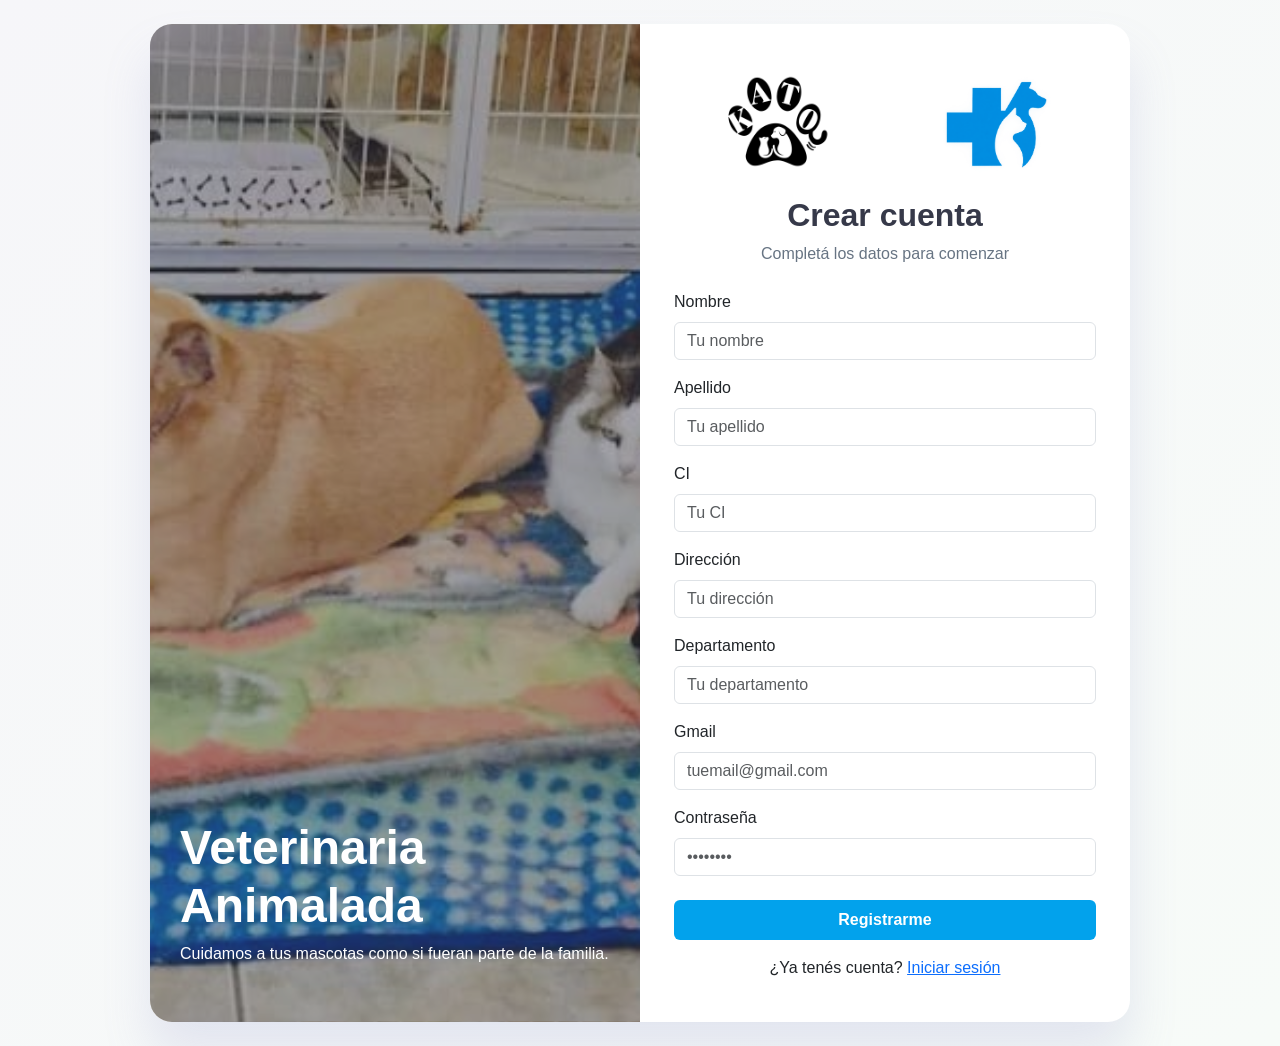
<file: index.html>
<!DOCTYPE html>
<html lang="es">
<head>
  <meta charset="UTF-8" />
  <meta name="viewport" content="width=device-width, initial-scale=1.0" />

  <title>Registro | KAT0</title>

  <!-- =====================================================
       BOOTSTRAP
  ====================================================== -->
  <link
    href="https://cdn.jsdelivr.net/npm/bootstrap@5.3.3/dist/css/bootstrap.min.css"
    rel="stylesheet"
  >

  <style>
    /* =====================================================
       ESTILOS PROPIOS
       Son solamente los estilos visuales de la página.
    ====================================================== */

    :root {
      --clr-veterinaria: #02A2EC;
      --clr-principal: #02A2EC;
      --clr-peligro: #ff7782;
      --clr-exito: #41f1b6;
      --clr-blanco: #fff;
      --clr-info-oscuro: #7d8da1;
      --clr-info-claro: #dce1eb;
      --clr-oscuro: #363949;
      --clr-advertencia: #ff4edc;
      --clr-claro: rgba(132, 139, 200, 0.18);
      --clr-variante-principal: #111e88;
      --clr-variante-oscura: #677483;
      --clr-fondo: #f6f6f9;
      --sombra-caja: 0 2rem 3rem var(--clr-claro);
      --verde-oscuro: var(--clr-oscuro);
      --verde-medio: var(--clr-principal);
      --verde-suave: var(--clr-fondo);
      --blanco: var(--clr-blanco);
      --gris: var(--clr-variante-oscura);
      --negro: var(--clr-oscuro);
    }

    body {
      margin: 0;
      font-family: "Segoe UI", Arial, sans-serif;
      background: linear-gradient(135deg, var(--verde-suave) 0%, #f7fbf8 100%);
      min-height: 100vh;
    }

    .contenedor-registro {
      min-height: 100vh;
      display: flex;
      align-items: center;
      justify-content: center;
      padding: 24px;
    }

    .tarjeta-registro {
      width: 100%;
      max-width: 980px;
      background: var(--blanco);
      border-radius: 22px;
      overflow: hidden;
      box-shadow: var(--sombra-caja);
    }

    .lado-imagen {
      min-height: 620px;
      background-image: url("Veterinaria(perros).jpg");
      background-size: cover;
      background-position: center;
      position: relative;
    }

    .lado-imagen::before {
      content: "";
      position: absolute;
      inset: 0;
      background: rgba(54, 57, 73, 0.45);
    }

    .texto-imagen {
      position: absolute;
      z-index: 1;
      bottom: 0;
      padding: 40px 30px;
      color: white;
    }

    .texto-imagen h1 {
      font-size: 3rem;
      font-weight: 700;
    }

    .formulario {
      padding: 42px 34px;
    }

    .logo {
      display: block;
      width: 112px;
      height: 112px;
      margin: 0 auto 18px;
      object-fit: contain;
    }

    .logos-registro {
      display: flex;
      align-items: center;
      justify-content: center;
      gap: 16px;
    }

    .titulo {
      color: var(--negro);
      text-align: center;
      font-weight: 700;
    }

    .subtitulo {
      color: var(--gris);
      text-align: center;
    }

    .btn-kat0 {
      background: var(--verde-medio);
      color: white;
      border: none;
      font-weight: 700;
    }
    .btn-kat0:hover {
      background: var(--clr-variante-principal);
      color: white;
      opacity: 0.9;
    }
  </style>
</head>

<body>

  <div class="contenedor-registro">

    <div class="tarjeta-registro">

      <div class="row g-0">

        <!-- =================================================
             PARTE IZQUIERDA
        ================================================== -->
        <div class="col-lg-6 lado-imagen">

          <div class="texto-imagen">
            <h1>Veterinaria<br>Animalada</h1>

            <p>
              Cuidamos a tus mascotas como si fueran parte de la familia.
            </p>
          </div>

        </div>


        <!-- =================================================
             PARTE DERECHA
        ================================================== -->
        <div class="col-lg-6 formulario">

          <div class="logos-registro">
            <img class="logo" src="imgs/KAT0.png" alt="Logo KAT0">
            <img class="logo" src="imgs/LogoVeterinaria.png" alt="Logo de Veterinaria Animalada">
          </div>

          <h2 class="titulo">Crear cuenta</h2>

          <p class="subtitulo mb-4">
            Completá los datos para comenzar
          </p>


          <!-- =================================================
               FORMULARIO

               Cuando el usuario presione "Registrarme":

               1. Los datos se envían por POST.
               2. Van a registro.php.
               3. registro.php los guarda en MySQL.
               4. Si todo sale bien, manda al menu.php.
          ================================================== -->

          <form action="registro.php" method="POST">

            <!-- NOMBRE -->
            <div class="mb-3">
              <label for="nombre" class="form-label">
                Nombre
              </label>

              <input
                type="text"
                class="form-control"
                id="nombre"
                name="Nombre"
                placeholder="Tu nombre"
                required
              >
            </div>


            <!-- APELLIDO -->
            <div class="mb-3">
              <label for="apellido" class="form-label">
                Apellido
              </label>

              <input
                type="text"
                class="form-control"
                id="apellido"
                name="Apellido"
                placeholder="Tu apellido"
                required
              >
            </div>


            <!-- CI -->
            <div class="mb-3">
              <label for="ci" class="form-label">
                CI
              </label>

              <input
                type="text"
                class="form-control"
                id="ci"
                name="CI"
                placeholder="Tu CI"
                required
              >
            </div>


            <!-- DIRECCION -->
            <div class="mb-3">
              <label for="direccion" class="form-label">
                Dirección
              </label>

              <input
                type="text"
                class="form-control"
                id="direccion"
                name="Direccion"
                placeholder="Tu dirección"
                required
              >
            </div>


            <!-- DEPARTAMENTO -->
            <div class="mb-3">
              <label for="departamento" class="form-label">
                Departamento
              </label>

              <input
                type="text"
                class="form-control"
                id="departamento"
                name="Departamento"
                placeholder="Tu departamento"
                required
              >
            </div>


            <!-- GMAIL -->
            <div class="mb-3">
              <label for="gmail" class="form-label">
                Gmail
              </label>

              <input
                type="email"
                class="form-control"
                id="gmail"
                name="Gmail"
                placeholder="tuemail@gmail.com"
                required
              >
            </div>


            <!-- CONTRASEÑA -->
            <div class="mb-4">
              <label for="pass" class="form-label">
                Contraseña
              </label>

              <input
                type="password"
                class="form-control"
                id="pass"
                name="Contrasena"
                placeholder="••••••••"
                required
              >
            </div>


            <!-- BOTÓN -->
            <button
              type="submit"
              class="btn btn-kat0 w-100 py-2"
            >
              Registrarme
            </button>

            <p class="text-center mt-3 mb-0">
              ¿Ya tenés cuenta? <a href="login.php">Iniciar sesión</a>
            </p>

          </form>

        </div>

      </div>

    </div>

  </div>

</body>
</html>
</file>
